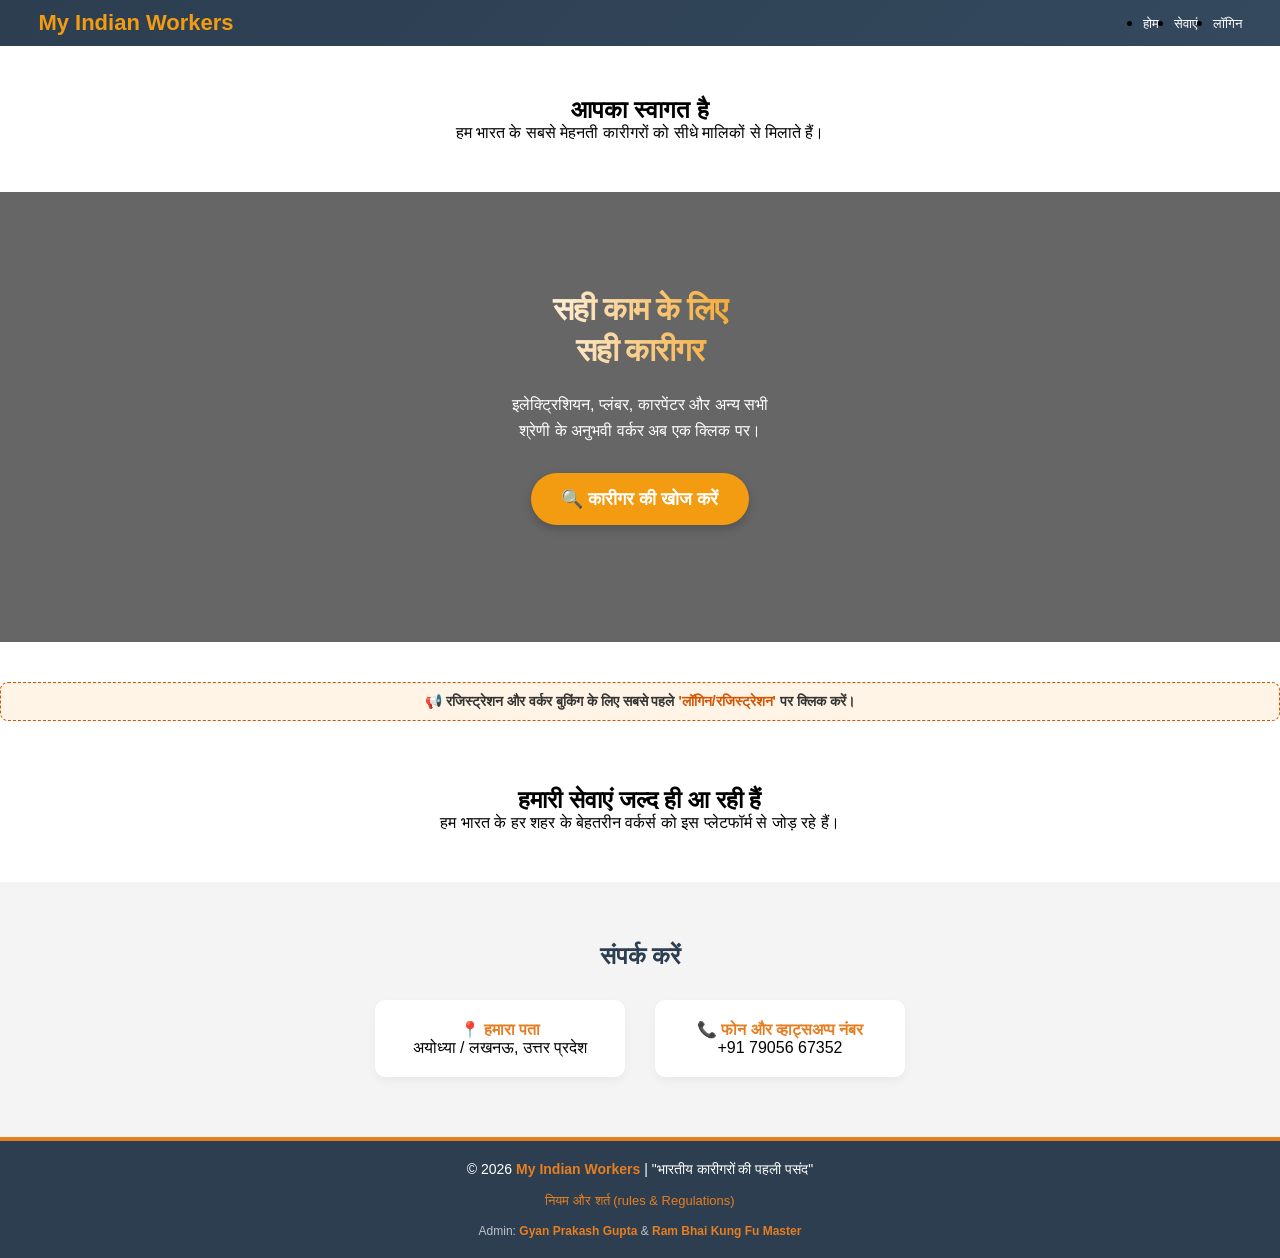
<file: index.html>
<!DOCTYPE html>
<html lang="hi">
<head>
    <meta charset="UTF-8">
    <meta name="viewport" content="width=device-width, initial-scale=1.0">
    <title>My Indian Workers - भरोसेमंद भारतीय कारीगर</title>
    <link rel="stylesheet" href="style.css">


</head>
<body>

    <header>
    <nav class="navbar">
        <div class="logo">My Indian Workers</div>
        <ul class="nav-links">
            <li><a href="home-content.html">होम</a></li>
            <li><a href="services.html">सेवाएं</a></li>
            <li><a href="login-choice.html">लॉगिन</a></li>
        </ul>
    </nav>
</header>

    <section id="home" style="padding: 50px; text-align: center; background: #fff;">
    <h2>आपका स्वागत है </h2>
    <p>हम भारत के सबसे मेहनती कारीगरों को सीधे मालिकों से मिलाते हैं।</p>
</section> 
<style>
    .service-card {
        background: white;
        padding: 20px;
        border-radius: 8px;
        box-shadow: 0 2px 5px rgba(0,0,0,0.1);
        width: 150px;
        font-weight: bold;
        border-bottom: 3px solid #e67e22; }
    </style>
 <section id="hero" class="hero-section">
    <div class="hero-overlay">
        <div class="hero-content">
            <h1>सही काम के लिए<br>सही कारीगर</h1>
            <p>इलेक्ट्रिशियन, प्लंबर, कारपेंटर और अन्य सभी<br>श्रेणी के अनुभवी वर्कर अब एक क्लिक पर।</p>
            
     
        
<div style="text-align: center; margin: 20px;">
    <a href="search.html" style="text-decoration: none;">
        <button style="background: #f39c12; color: white; padding: 15px 30px; border: none; border-radius: 50px; font-weight: bold; font-size: 18px; cursor: pointer; box-shadow: 0 4px 10px rgba(0,0,0,0.2);">
            🔍 कारीगर की खोज करें
        </button>
    </a>
</div>



<div id="results" style="width: 90%; max-width: 500px; margin: 10px auto;"></div>



<div id="searchResults" style="margin-top:20px;"></div>


          
        </div>
    </div>
</section>



</section>
</section> <div id="services-anchor"></div> 
<h2 style="text-align: center; color: #34495e; font-size: 32px; margin-top: 40px;">
    <div id="search-results-container" style="display: none; padding: 20px; background: #fff3e6; border-radius: 15px; margin: 20px auto; max-width: 800px; border: 2px dashed #e67e22; text-align: center;">
    <h3 id="result-title" style="color: #e67e22;"></h3>
    <p id="result-message" style="color: #555;"></p>
    </div>

    
</h2>

<div style="text-align: center; margin: 15px 0; padding: 10px; background: #fff4e5; border-radius: 8px; border: 1px dashed #d35400;">
    <p style="margin: 0; font-size: 14px; color: #333; font-weight: bold;">
        📢 रजिस्ट्रेशन और वर्कर बुकिंग के लिए सबसे पहले 
        <span style="color: #d35400;">'लॉगिन/रजिस्ट्रेशन'</span> पर क्लिक करें।
    </p>
</div>



<main style="padding: 50px 5%; text-align: center;">
    <h2>हमारी सेवाएं जल्द ही आ रही हैं</h2>
    <p>हम भारत के हर शहर के बेहतरीन वर्कर्स को इस प्लेटफॉर्म से जोड़ रहे हैं।</p>
</main>
<section id="contact" style="padding: 60px 5%; background: #f4f4f4; text-align: center;">
    <h2 style="color: #2c3e50; margin-bottom: 30px;">संपर्क करें</h2>
    <div style="display: flex; flex-wrap: wrap; justify-content: center; gap: 30px;">
        <div style="background: white; padding: 20px; border-radius: 10px; width: 250px; box-shadow: 0 4px 10px rgba(0,0,0,0.05);">
            <h4 style="color: #e67e22;">📍 हमारा पता</h4>
            <p>अयोध्या / लखनऊ, उत्तर प्रदेश</p>
        </div>
        <div style="background: white; padding: 20px; border-radius: 10px; width: 250px; box-shadow: 0 4px 10px rgba(0,0,0,0.05);">
            <h4 style="color: #e67e22;">📞 फोन और व्हाट्सअप्प नंबर</h4>
            <p>+91 79056 67352</p>
        </div>
    </div>
</section>


  <footer>
    <p>© 2026 <span class="brand-name">My Indian Workers</span> | "भारतीय कारीगरों की पहली पसंद"</p>
    
    <div class="footer-links">
    <a href="terms.html" target="_blank">नियम और शर्त (rules & Regulations)</a>
</div>

    
    <div class="admin-info">
        Admin: <span class="admin-name">Gyan Prakash Gupta</span> & <span class="admin-name">Ram Bhai Kung Fu Master</span>
    </div>
</footer>



<script src="script.js"></script>


<script>
    
   
    function searchWorkers() {

    const scriptURL = "https://script.google.com/macros/s/AKfycbyuNgvUNcDQXt-D4JfazMY8VZG9tRVAnYv-rTtdfoXKDysRLbSK8ut3lKSnb5ihYJfl/exec";
    
    const city = document.getElementById('cityInput').value.trim();
    const work = document.getElementById('workInput').value.trim();
    const display = document.getElementById('searchResults');

    if(!city || !work) {
        alert("कृपया शहर और काम दोनों भरें");
        return;
    }

    // लोडिंग मैसेज
    display.innerHTML = "<p style='text-align:center; color:#d35400;'><b>🔍 खोजा जा रहा है...</b></p>";

    // डेटा मंगाना
    fetch(`${scriptURL}?action=search&city=${encodeURIComponent(city)}&work=${encodeURIComponent(work)}`)
    .then(response => response.json())
    .then(results => {
        display.innerHTML = ""; // मैसेज हटाएँ
 

        if (results && results.length > 0) {
                        results.forEach(worker => {
                display.innerHTML += `
                    <div style="border:1px solid #d35400; padding:15px; margin:10px; border-radius:12px; background:#fff; box-shadow: 0 4px 8px rgba(0,0,0,0.1);">
                        <p style="font-size: 18px; color: #d35400; margin:0;"><b>नाम:</b> ${worker.name}</p>
                        <p style="margin:5px 0;"><b>काम:</b> ${worker.work}</p>
                        <p style="margin:5px 0;"><b>शहर:</b> ${worker.city}</p>
                        <hr style="border:0; border-top:1px solid #eee; margin:10px 0;">
                        <button onclick="window.location.href='owner-form.html'" style="width:100%; background:#27ae60; color:white; border:none; padding:10px; border-radius:8px; cursor:pointer; font-weight:bold;">
                            बुकिंग के लिए संपर्क करें
                        </button>
                    </div>\`;


               
            }); // यह forEach को बंद करेगा
} // 
       
        else {
            display.innerHTML = "<p style='text-align:center; color:red; padding:20px;'>माफ़ करें, इस शहर में कारीगर नहीं मिला।</p>"
        } // else को बंद करने के लि

 })
    .catch(error => { //
        console.error('Error!', error);
        display.innerHTML = "<p style='text-align:center; color:red;'>कनेक्शन फेल। फिर कोशश करें।</p>";
    }); //यह catch को बंद करेगा
} // यह मुख्य function searchWorkers को बंद करेगा


 



</script>

<link rel="stylesheet" href="style.css?v=2"> 
<script src="script.js?v=2"></script>

</body>
</html>
</file>
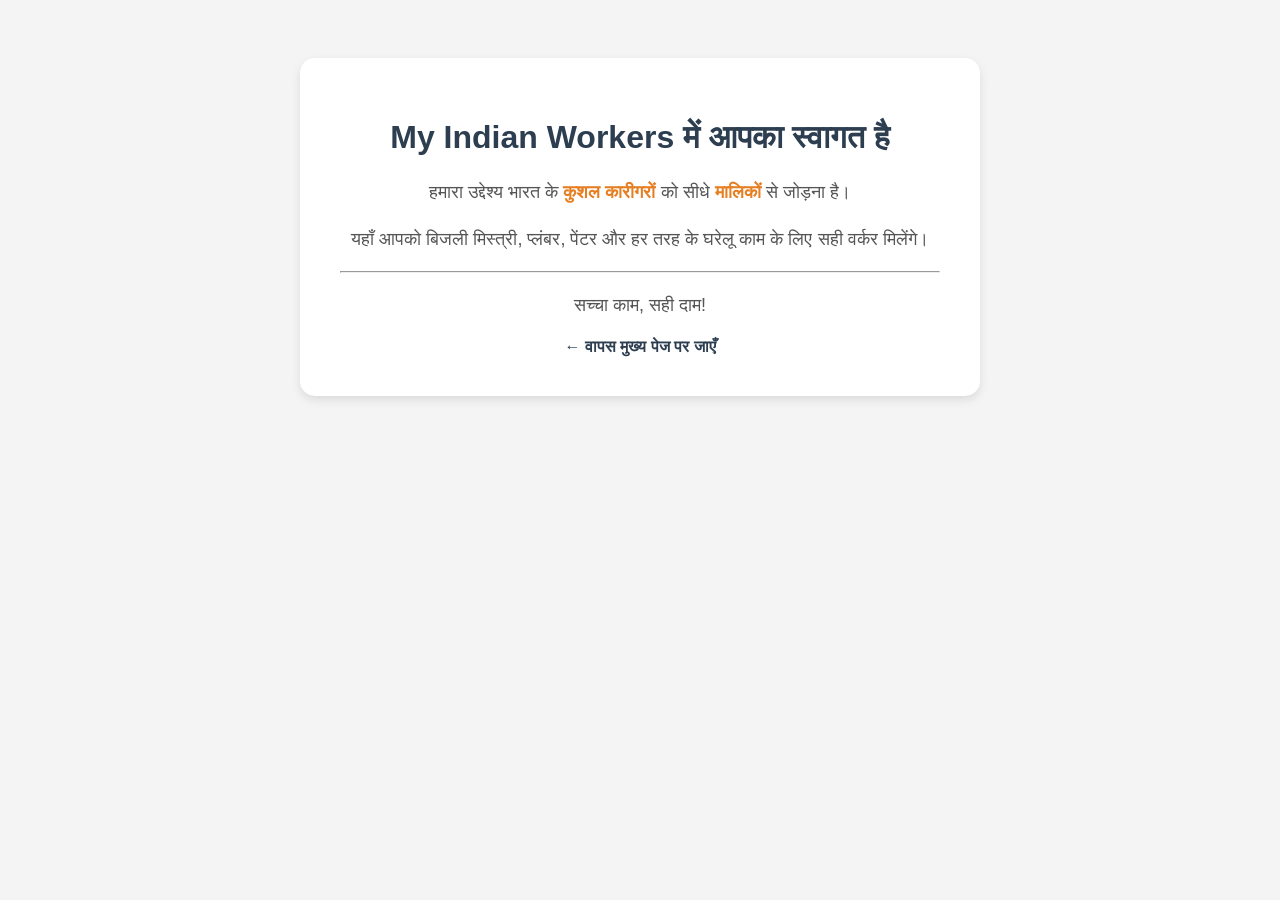
<file: home-content.html>
<!DOCTYPE html>
<html lang="hi">
<head>
    <meta charset="UTF-8">
    <meta name="viewport" content="width=device-width, initial-scale=1.0">
    <title>होम - My Indian Workers</title>
    <style>
        body { font-family: Arial, sans-serif; background-color: #f4f4f4; text-align: center; padding: 50px; }
        .home-card { background: white; padding: 40px; border-radius: 15px; box-shadow: 0 4px 10px rgba(0,0,0,0.1); max-width: 600px; margin: auto; }
        h1 { color: #2c3e50; }
        p { color: #555; line-height: 1.6; font-size: 18px; }
        .highlight { color: #e67e22; font-weight: bold; }
    </style>
</head>
<body>

    <div class="home-card">
        <h1>My Indian Workers में आपका स्वागत है</h1>
        <p>हमारा उद्देश्य भारत के <span class="highlight">कुशल कारीगरों</span> को सीधे <span class="highlight">मालिकों</span> से जोड़ना है।</p>
        <p>यहाँ आपको बिजली मिस्त्री, प्लंबर, पेंटर और हर तरह के घरेलू काम के लिए सही वर्कर मिलेंगे।</p>
        <hr>
        <p>सच्चा काम, सही दाम!</p>
        <a href="index.html" style="text-decoration: none; color: #2c3e50; font-weight: bold;">← वापस मुख्य पेज पर जाएँ</a>
    </div>

</body>
</html>
</file>
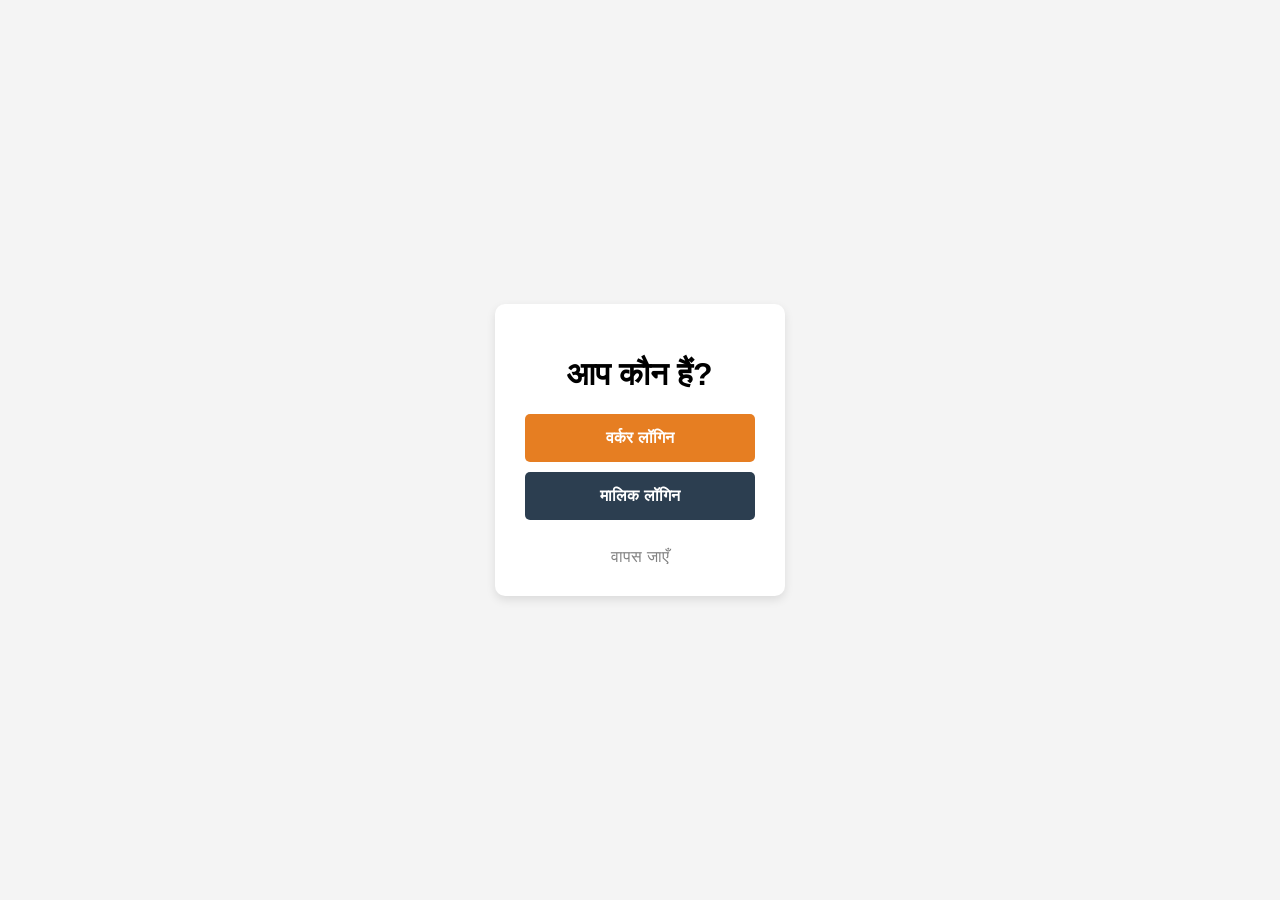
<file: login-choice.html>
<!DOCTYPE html>
<html lang="hi">
<head>
    <meta charset="UTF-8">
    <meta name="viewport" content="width=device-width, initial-scale=1.0">
    <title>लॉगिन चुनाव</title>
    <style>
        body { font-family: sans-serif; display: flex; justify-content: center; align-items: center; height: 100vh; background: #f4f4f4; margin: 0; }
        .box { background: white; padding: 30px; border-radius: 10px; text-align: center; box-shadow: 0 4px 10px rgba(0,0,0,0.1); }
        .btn { display: block; width: 200px; padding: 15px; margin: 10px auto; text-decoration: none; color: white; font-weight: bold; border-radius: 5px; }
        .worker { background: #e67e22; } /* वर्कर के लिए ऑरेंज */
        .owner { background: #2c3e50; }  /* मालिक के लिए डार्क ब्लू */
    </style>
</head>
<body>
    <div class="box">
    <h1>आप कौन हैं?</h1>
    <a href="worker-form.html" class="btn worker">वर्कर लॉगिन</a>
    <a href="owner-form.html" class="btn owner">मालिक लॉगिन</a>
    <br>
    <a href="index.html" style="color: gray; text-decoration: none;">वापस जाएँ</a>
</div>

</body>
</html>
</file>
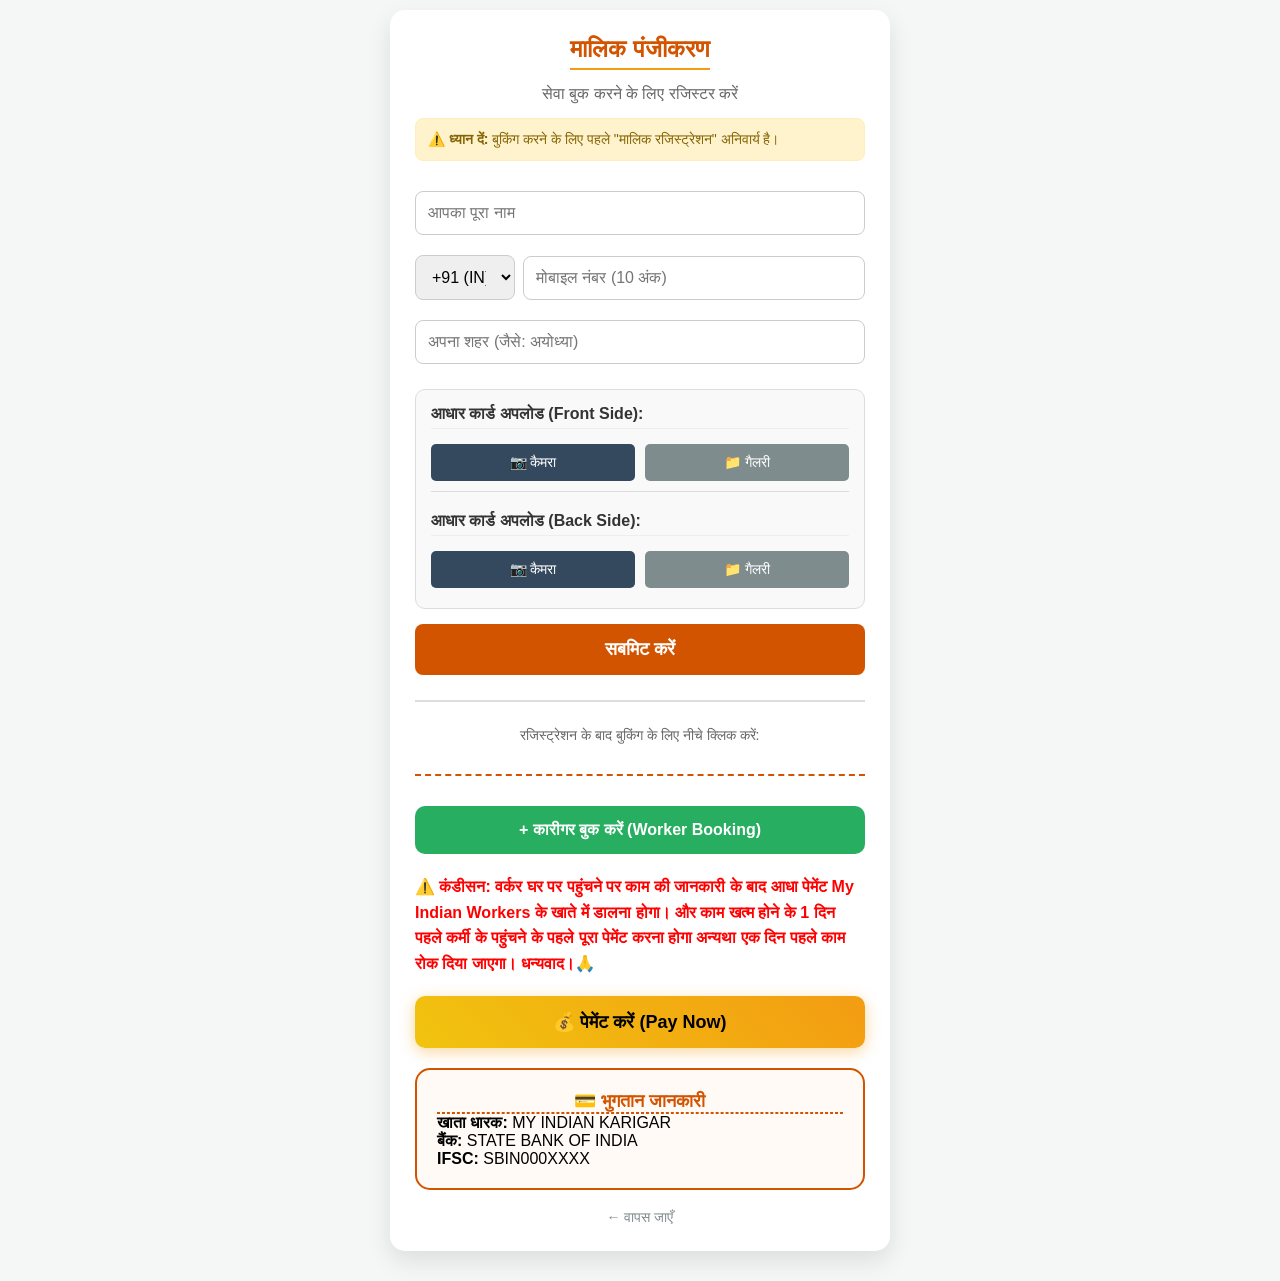
<file: owner-form.html>
<!DOCTYPE html>
<html lang="hi">
<head>
    <meta charset="UTF-8">
    <meta name="viewport" content="width=device-width, initial-scale=1.0">
    <title>मालिक पंजीकरण - My Indian Workers</title>
    <link rel="stylesheet" href="style.css?v=2">
    
    <style>
        body { background-color: #f4f7f6; font-family: 'Segoe UI', sans-serif; display: flex; flex-direction: column; align-items: center; min-height: 100vh; margin: 0; padding: 10px; box-sizing: border-box; }
        
        /* कार्ड की चौड़ाई थोड़ी बढ़ा दी गई है ताकि यह पतला न लगे */
        .form-card { background: white; padding: 25px; border-radius: 15px; box-shadow: 0 10px 25px rgba(0,0,0,0.1); width: 100%; max-width: 500px; text-align: center; margin-bottom: 20px; box-sizing: border-box; }
        
        h2 { color: #d35400; margin-bottom: 15px; font-size: 24px; border-bottom: 2px solid #f39c12; display: inline-block; padding-bottom: 5px; }
        
        input, select, textarea { width: 100%; padding: 12px; margin: 10px 0; border: 1px solid #ccc; border-radius: 8px; font-size: 16px; box-sizing: border-box; }
        
        .input-group { display: flex; gap: 8px; align-items: center; margin: 10px 0; }
        .input-group select { width: 100px; margin: 0; flex-shrink: 0; }
        .input-group input { margin: 0; flex: 1; }

        .submit-btn { width: 100%; background-color: #d35400; color: white; border: none; padding: 15px; border-radius: 8px; font-size: 18px; font-weight: bold; cursor: pointer; transition: 0.3s; }
        .submit-btn:hover { background-color: #e67e22; }
        
        .bank-card { width: 100%; max-width: 500px; padding: 20px; border: 2px solid #d35400; border-radius: 15px; background: #fffaf5; text-align: left; box-sizing: border-box; }
        
        .warning-box { background: #fff3cd; color: #856404; padding: 12px; border-radius: 8px; margin-bottom: 20px; border: 1px solid #ffeeba; font-size: 14px; text-align: left; }
    </style>
</head>
<body>

<div class="form-card">
    <h2>मालिक पंजीकरण</h2>
    <p style="color: #666; margin-bottom: 15px;">सेवा बुक करने के लिए रजिस्टर करें</p>

    <div class="warning-box">
        <strong>⚠️ ध्यान दें:</strong> बुकिंग करने के लिए पहले "मालिक रजिस्ट्रेशन" अनिवार्य है।
    </div>

    <form id="ownerForm">
        <input type="hidden" name="userType" value="owner">
        
        <input type="text" name="regName"
        id="regName"
        placeholder="आपका पूरा नाम" required>
        
        <div class="input-group">
            <select name="countryCode" required>
                <option value="+91">+91 (IN)</option>
                <option value="+966">+966 (SA)</option>
                <option value="+971">+971 (UAE)</option>
            </select>
            <input type="tel" 
       name="regMobile" 
       id="regMobile"
       placeholder="मोबाइल नंबर (10 अंक)" 
       pattern="[0-9]{10}" 
       title="कृपया 10 अंकों का सही मोबाइल नंबर डालें" 
       maxlength="10" 
       required>

        </div>
        
        <input type="text" name="regCity"
        id="regCity"
        placeholder="अपना शहर (जैसे: अयोध्या)" required>
        
  <div style="text-align: left; margin: 15px 0; border: 1px solid #ddd; padding: 15px; border-radius: 10px; background-color: #f9f9f9;">
    <label style="font-weight: bold; color: #333; display: block; margin-bottom: 15px; border-bottom: 1px solid #eee; padding-bottom: 5px;">
        आधार कार्ड अपलोड (Front Side):
    </label>

    <div style="display: flex; gap: 10px; margin-bottom: 15px;">
        <button type="button" onclick="document.getElementById('aadharFrontCam').click()" style="flex: 1; padding: 10px; background: #34495e; color: white; border: none; border-radius: 5px; cursor: pointer; font-size: 14px;">
            📷 कैमरा
        </button>
        <button type="button" onclick="document.getElementById('aadharFrontFile').click()" style="flex: 1; padding: 10px; background: #7f8c8d; color: white; border: none; border-radius: 5px; cursor: pointer; font-size: 14px;">
            📁 गैलरी
        </button>
    </div>
    
    <input type="file" name="aadharFront" id="aadharFrontCam" accept="image/*" capture="camera" style="display: none;" onchange="updateStatus(this, 'frontStatus')">
<input type="file" name="aadharFront" id="aadharFrontFile" accept="image/*" style="display: none;" onchange="updateStatus(this, 'frontStatus')">

<input type="file" name="aadharBack" id="aadharBackCam" accept="image/*" capture="camera" style="display: none;" onchange="updateStatus(this, 'backStatus')">
<input type="file" name="aadharBack" id="aadharBackFile" accept="image/*" style="display: none;" onchange="updateStatus(this, 'backStatus')">

    <small id="frontStatus" style="color: #27ae60; display: block; margin-top: -10px; font-weight: bold;"></small>

    <hr style="border: 0; border-top: 1px solid #ddd; margin: 20px 0;">

    <label style="font-weight: bold; color: #333; display: block; margin-bottom: 15px; border-bottom: 1px solid #eee; padding-bottom: 5px;">
        आधार कार्ड अपलोड (Back Side):
    </label>

    <div style="display: flex; gap: 10px;">
        <button type="button" onclick="document.getElementById('aadharBackCam').click()" style="flex: 1; padding: 10px; background: #34495e; color: white; border: none; border-radius: 5px; cursor: pointer; font-size: 14px;">
            📷 कैमरा
        </button>
        <button type="button" onclick="document.getElementById('aadharBackFile').click()" style="flex: 1; padding: 10px; background: #7f8c8d; color: white; border: none; border-radius: 5px; cursor: pointer; font-size: 14px;">
            📁 गैलरी
        </button>
    </div>

    <input type="file" name="aadharFront" id="aadharFrontCam" accept="image/*" capture="camera" style="display: none;" onchange="updateStatus(this, 'frontStatus')">
<input type="file" name="aadharFront" id="aadharFrontFile" accept="image/*" style="display: none;" onchange="updateStatus(this, 'frontStatus')">

<input type="file" name="aadharBack" id="aadharBackCam" accept="image/*" capture="camera" style="display: none;" onchange="updateStatus(this, 'backStatus')">
<input type="file" name="aadharBack" id="aadharBackFile" accept="image/*" style="display: none;" onchange="updateStatus(this, 'backStatus')">

    <small id="backStatus" style="color: #27ae60; display: block; margin-top: 5px; font-weight: bold;"></small>
</div>

<script>
function updateStatus(input, statusId) {
    const statusElement = document.getElementById(statusId);
    
    if (input.files && input.files[0]) {
        // फाइल का नाम निकालने के लिए
        const fileName = input.files[0].name;
        
        // स्टेटस में फाइल का नाम दिखाना
        statusElement.innerText = "✅ फाइल: " + fileName;
        statusElement.style.color = "#27ae60"; // हरा रंग
    } else {
        statusElement.innerText = "";
    }
}
</script>



        
        <button type="submit" class="submit-btn">सबमिट करें</button>
    </form>
    
<hr style="margin: 25px 0; border: 1px solid #ddd;">

<div id="bookingSection" style="text-align: center;">
    <p style="font-size: 14px; color: #666;">रजिस्ट्रेशन के बाद बुकिंग के लिए नीचे क्लिक करें:</p>

    <hr style="margin: 30px 0; border: 0; border-top: 2px dashed #d35400;">

    <button type="button" onclick="showBookingForm()" style="width: 100%; padding: 15px; background: #27ae60; color: white; border: none; border-radius: 10px; font-weight: bold; font-size: 16px; cursor: pointer;">
        + कारीगर बुक करें (Worker Booking)
    </button>

    <section id="booking-section" style="display: none; padding: 15px; background: #fdf2e9; border-radius: 15px; margin-top: 20px;">
        <h3 style="color: #d35400;">कारीगर बुक करें</h3>
        <form id="bookingForm">
            <input type="hidden" name="userType" value="Booking">
            <input type="text" name="ownerName" 
            id="ownerName"
            placeholder="आपका नाम" required>
            
<input type="tel" name="regMobile" id="bookMobile" placeholder="मोबाइल नंबर" maxlength="10" required>

            <select name="serviceType" required>
                <option value="">कौन सा काम है?</option>
                <option value="Plumber">प्लंबर</option>
                <option value="Electrician">इलेक्ट्रीशियन</option>
                <option value="Rajmistri">राजमिस्त्री</option>
                <option value="Carpenter">कारपेंटर</option>
                <option value="Painter">पेंटर (Painter)</option>
        <option value="Welder">वेल्डर (Welder)</option>
        <option value="AC Mechanic">एसी मैकेनिक (AC Mechanic)</option>
        <option value="Tiles Mistri">टाइल्स मिस्त्री (Tiles Mistri)</option>
        <option value="Labour">मजदूर (Labour)</option>
        <option value="Other">अन्य (Other)</option>
            </select>
            <textarea name="address"
            id="regAddress"
            placeholder="पूरा पता लिखें" required></textarea>
            <button type="submit" class="submit-btn" style="background:#27ae60;">बुकिंग कन्फर्म करें ✅</button>
        </form>
    </section>

</div>

<div class="condition-text">
    <strong>⚠️ कंडीसन:</strong> वर्कर घर पर पहुंचने पर काम की जानकारी के बाद आधा पेमेंट My Indian Workers के खाते में डालना होगा। और काम खत्म होने के 1 दिन पहले कर्मी के पहुंचने के पहले पूरा पेमेंट करना होगा अन्यथा एक दिन पहले काम रोक दिया जाएगा। धन्यवाद।🙏
</div>

<button type="button" class="payment-btn" onclick="goToPayment()">
    💰 पेमेंट करें (Pay Now)
</button>

<div class="bank-card">
    <h3 style="color:#d35400; margin-top:0; font-size:18px; text-align: center;">💳 भुगतान जानकारी</h3>
    <hr style="border: 1px dashed #d35400;">
    <p><strong>खाता धारक:</strong> MY INDIAN KARIGAR</p>
    <p><strong>बैंक:</strong> STATE BANK OF INDIA</p>
    <p><strong>IFSC:</strong> SBIN000XXXX</p>
</div>


    <br>
    <a href="index.html" style="color: #7f8c8d; text-decoration: none; font-size: 14px;">← वापस जाएँ</a>

<script>
function showBookingForm() {
    var section = document.getElementById("booking-section");
    if (section) {
        section.style.display = "block";
        section.scrollIntoView({ behavior: 'smooth' });
    }
}



function goToPayment() {
    // यह मालिक को सीधे पेमेंट वाले पेज पर ले जाएगा
    window.location.href = 'payment-success.html'; 
}





   
</script>

<script src="script.js"></script>
</body>
</html>
</file>
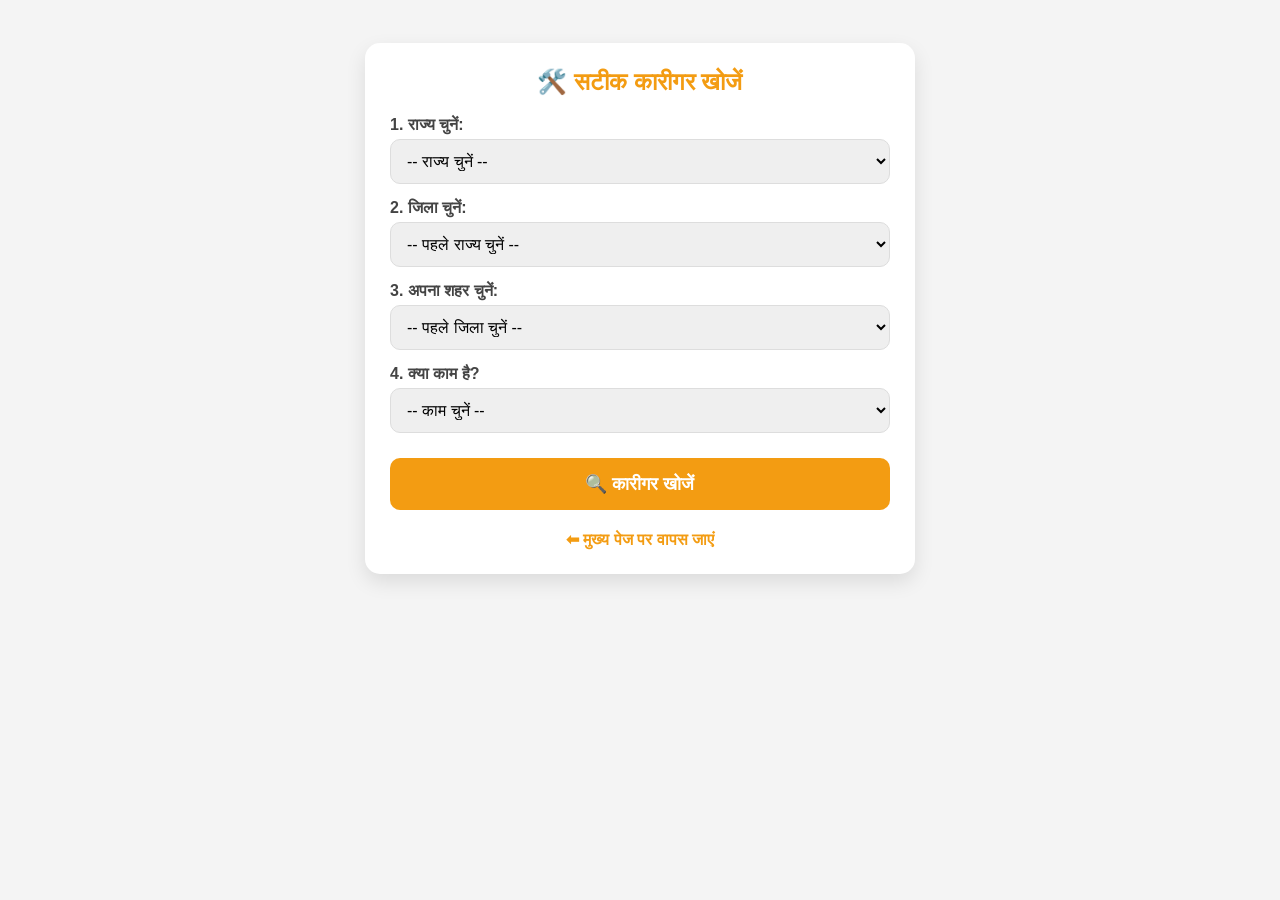
<file: search.html>
<!DOCTYPE html>
<html lang="hi">
<head>
    <meta charset="UTF-8">
    <meta name="viewport" content="width=device-width, initial-scale=1.0">
    <title>एडवांस सर्च - My Indian Karigar</title>
    <style>
        body { font-family: 'Segoe UI', sans-serif; background: #f4f4f4; padding: 15px; }
        .search-box { 
            background: white; padding: 25px; border-radius: 15px; 
            box-shadow: 0 8px 20px rgba(0,0,0,0.1); max-width: 500px; margin: 20px auto; 
        }
        h2 { text-align: center; color: #f39c12; margin-top: 0; }
        label { font-weight: bold; color: #444; display: block; margin-top: 15px; }
        select { 
            width: 100%; padding: 12px; border: 1px solid #ddd; 
            border-radius: 10px; font-size: 16px; margin-top: 5px; box-sizing: border-box;
        }
        button { 
            width: 100%; padding: 15px; background: #f39c12; color: white; 
            border: none; border-radius: 10px; font-weight: bold; font-size: 18px; 
            cursor: pointer; margin-top: 25px; transition: 0.3s;
        }
        button:hover { background: #d35400; }
        #results { max-width: 500px; margin: 20px auto; }
        .worker-card { 
            background: white; padding: 15px; border-radius: 10px; 
            margin-bottom: 10px; box-shadow: 0 2px 5px rgba(0,0,0,0.1);
            border-left: 5px solid #f39c12;
        }
        .back-link { margin-top: 20px; display: block; text-decoration: none; color: #f39c12; font-weight: bold; text-align: center; }
    </style>
</head>
<body>

<div class="search-box">
    <h2>🛠️ सटीक कारीगर खोजें</h2>
    
    <label>1. राज्य चुनें:</label>
    <select id="stateInput" onchange="updateDistricts()">
        <option value="">-- राज्य चुनें --</option>
        <option value="UP">उत्तर प्रदेश (Uttar Pradesh)</option>
        <option value="Bihar">बिहार (Bihar)</option>
        <option value="MP">मध्य प्रदेश (Madhya Pradesh)</option>
        <option value="Gujarat">गुजरात (Gujarat)</option>
        <option value="Delhi">दिल्ली (Delhi)</option>
    </select>

    <label>2. जिला चुनें:</label>
    <select id="districtInput" onchange="updateCities()">
        <option value="">-- पहले राज्य चुनें --</option>
    </select>

    <label>3. अपना शहर चुनें:</label>
    <select id="cityInput">
        <option value="">-- पहले जिला चुनें --</option>
    </select>

    <label>4. क्या काम है?</label>
    <select id="workInput">
        <option value="">-- काम चुनें --</option>
        <option value="Plumber">प्लंबर (Plumber)</option>
        <option value="Electrician">इलेक्ट्रीशियन</option>
        <option value="Carpenter">बढ़ई (Carpenter)</option>
        <option value="Mason">राजमिस्त्री (Mason)</option>
        <option value="Painter">पेंटर (Painter)</option>
        <option value="Welder">वेल्डर (Welder)</option>
        <option value="AC Mechanic">एसी मैकेनिक</option>
        <option value="Tiles Mistri">टाइल्स मिस्त्री</option>
        <option value="Labour">मजदूर (Labour)</option>
        <option value="Other">अन्य (Other)</option>
    </select>

    <button id="searchBtn" onclick="searchWorkers()">🔍 कारीगर खोजें</button>
    
    <a href="index.html" class="back-link">⬅ मुख्य पेज पर वापस जाएं</a>
</div>

<div id="results"></div>

<script>
  const fullData = {
  "UP": {
    "Ayodhya": ["Ayodhya City", "Faizabad", "Goshainganj", "Rudauli", "Milkeepur", "Bikapur", "Sohawal"],
    "Lucknow": ["Lucknow City", "Alambagh", "Gomti Nagar", "Bakshi Ka Talab", "Charbagh", "Malihabad"],
    "Pratapgarh": ["Pratapgarh City", "Kunda", "Patti", "Raniganj", "Lalganj", "Lalganj Ajhara"],
    "Sultanpur": ["Sultanpur City", "Kadipur", "Lambhua", "Jai Singh Pur", "Musafirkhana"],
    "Amethi": ["Gauriganj", "Amethi City", "Musafirkhana", "Tiloi", "Jagdishpur"],
    "Prayagraj": ["Allahabad City", "Phaphamau", "Naini", "Jhusi", "Soraon", "Handia"],
    "Varanasi": ["Varanasi City", "Sarnath", "Shivpur", "Lanka", "Babatpur", "Pindra"],
    "Kanpur": ["Kanpur Nagar", "Kalyanpur", "Jajmau", "Kidwai Nagar", "Akbarpur", "Bilhaur"],
    "Gorakhpur": ["Gorakhpur City", "Sahjanwa", "Chauri Chaura", "Campierganj", "Pipraich"],
    "Basti": ["Basti City", "Harraiya", "Rudhauli", "Bhanpur", "Kaptanganj"],
    "Gonda": ["Gonda City", "Colonelganj", "Tarabganj", "Mankapur", "Katra"],
    "Bahraich": ["Bahraich City", "Nanpara", "Kaisarganj", "Mahasi", "Payagpur"],
    "Jaunpur": ["Jaunpur City", "Shahganj", "Machhlishahr", "Mariahu", "Kerakat"],
    "Azamgarh": ["Azamgarh City", "Sagri", "Phulpur", "Lalganj", "Nizamabad"],
    "Deoria": ["Deoria City", "Salempur", "Rudrapur", "Barhaj", "Bhatpar Rani"],
    "Ghazipur": ["Ghazipur City", "Zamania", "Mohammadabad", "Saidpur", "Dildarnagar"],
    "Mirzapur": ["Mirzapur City", "Chunar", "Marihan", "Lalganj", "Sikhar"],
    "Raebareli": ["Raebareli City", "Lalganj", "Salon", "Maharajganj", "Unchahar"],
    "Unnao": ["Unnao City", "Safipur", "Purwa", "Bangarmau", "Hasanganj"],
    "Agra": ["Agra City", "Tajganj", "Dayalbagh", "Fatehabad", "Etmadpur", "Bah"],
    "Mathura": ["Mathura City", "Vrindavan", "Goverdhan", "Kosi Kalan", "Chhata"],
    "Aligarh": ["Aligarh City", "Atrauli", "Khair", "Iglas", "Gabhana"],
    "Jhansi": ["Jhansi City", "Mauranipur", "Moth", "Garautha", "Babina"],
    "Bareilly": ["Bareilly City", "Baheri", "Aonla", "Faridpur", "Nawabganj"],
    "Meerut": ["Meerut City", "Sardhana", "Modinagar", "Mawana", "Hastinapur"],
    "Ghaziabad": ["Ghaziabad City", "Loni", "Modinagar", "Muradnagar", "Indirapuram"],
    "Gautam Buddha Nagar": ["Noida", "Greater Noida", "Dadri", "Jewar", "Rabupura"],
    "Saharanpur": ["Saharanpur City", "Deoband", "Gangoh", "Behat", "Nakur"]
  },


    "Bihar": { // दूसरा राज्य
        "Patna": ["Patna City", "Danapur", "Phulwari Sharif", "Kankarbagh"],
        "Gaya": ["Gaya City", "Bodh Gaya", "Sherghati"],
        "Muzaffarpur": ["Muzaffarpur City", "Kanti", "Motipur"]
    }
    // आप इसी तरह दिल्ली, गुजरात और मध्य प्रदेश भी जोड़ सकते हैं
};

    


    function updateDistricts() {
        const state = document.getElementById("stateInput").value;
        const districtSelect = document.getElementById("districtInput");
        const citySelect = document.getElementById("cityInput");
        districtSelect.innerHTML = '<option value="">-- जिला चुनें --</option>';
        citySelect.innerHTML = '<option value="">-- पहले जिला चुनें --</option>';

        if (state && fullData[state]) {
            Object.keys(fullData[state]).sort().forEach(district => {
                let opt = document.createElement("option");
                opt.value = district;
                opt.text = district;
                districtSelect.add(opt);
            });
        }
    }

    function updateCities() {
        const state = document.getElementById("stateInput").value;
        const district = document.getElementById("districtInput").value;
        const citySelect = document.getElementById("cityInput");
        citySelect.innerHTML = '<option value="">-- शहर चुनें --</option>';

        if (state && district && fullData[state][district]) {
            fullData[state][district].sort().forEach(city => {
                let opt = document.createElement("option");
                opt.value = city;
                opt.text = city;
                citySelect.add(opt);
            });
        }
    }

    function searchWorkers() {
        const state = document.getElementById('stateInput').value;
        const district = document.getElementById('districtInput').value;
        const city = document.getElementById('cityInput').value;
        const work = document.getElementById('workInput').value;
        const resultsDiv = document.getElementById('results');

        if (!state || !district || !city || !work) {
            alert("कृपया सभी विकल्प चुनें!");
            return;
        }

        resultsDiv.innerHTML = "<p style='text-align:center;'>⏳ खोज रहे हैं...</p>";

        // अगर आप Google Sheets इस्तेमाल कर रहे हैं तो यहाँ fetch() लगेगा
        // अभी मैं आपको दिखाने के लिए एक डमी मैसेज दिखा रहा हूँ
        setTimeout(() => {
            resultsDiv.innerHTML = `
                <div class="worker-card">
                    <h3>🔍 सर्च रिजल्ट:</h3>
                    <p><b>राज्य:</b> ${state}</p>
                    <p><b>जिला:</b> ${district}</p>
                    <p><b>शहर:</b> ${city}</p>
                    <p><b>काम:</b> ${work}</p>
                    <hr>
                    <p style="color:red; text-align:center;">डेटाबेस में अभी कोई कारीगर नहीं मिला।</p>
                </div>
            `;
        }, 1000);
    }
</script>

 <script src="script.js"></script>
</body>
</html>
</file>
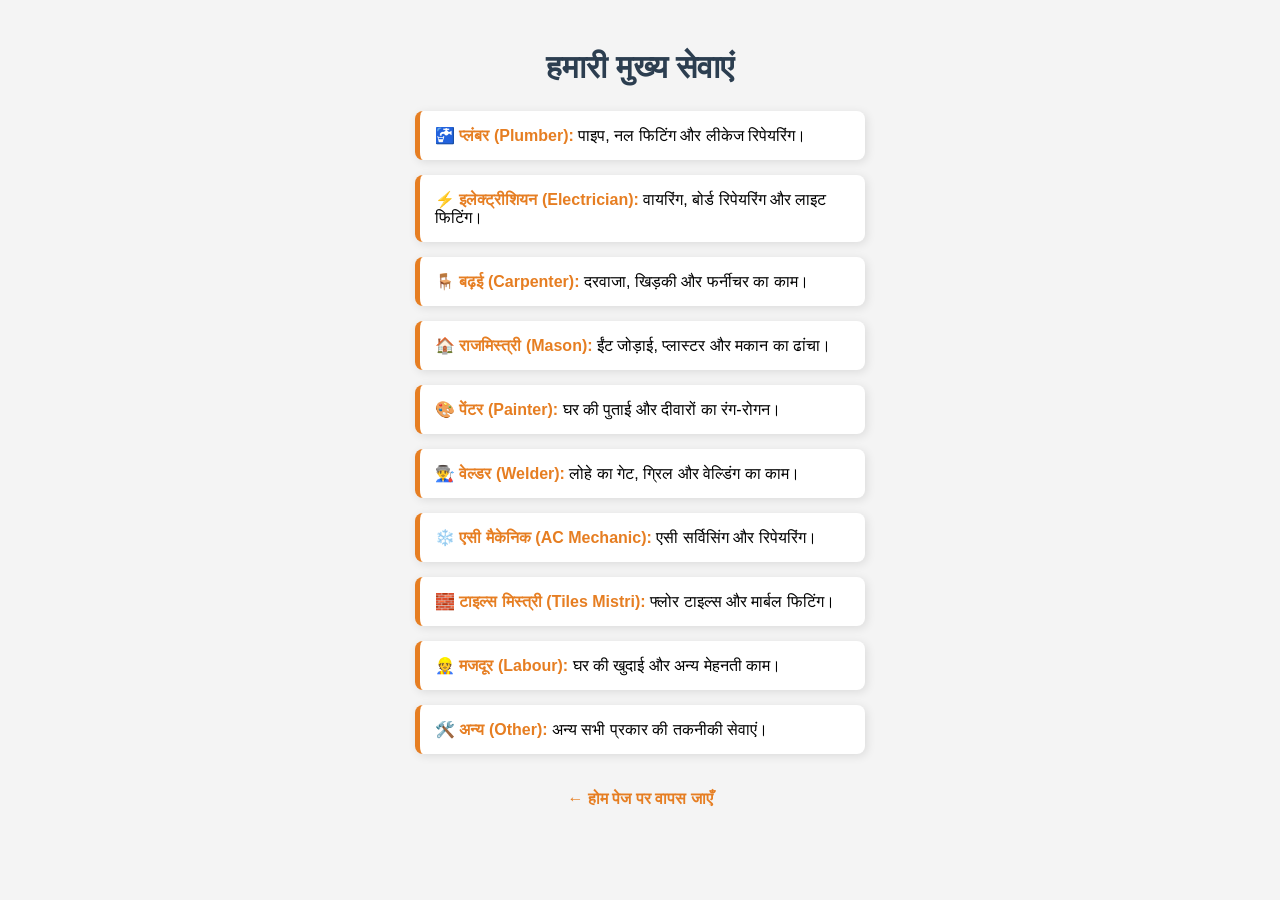
<file: services.html>
<!DOCTYPE html>
<html lang="hi">
<head>
    <meta charset="UTF-8">
    <title>हमारी सेवाएं - My Indian Workers</title>
    <style>
        body { font-family: sans-serif; padding: 20px; background: #f4f4f4; text-align: center; }
        .service-list { display: flex; flex-direction: column; gap: 15px; max-width: 450px; margin: auto; }
        .item { 
            background: white; 
            padding: 15px; 
            border-radius: 8px; 
            border-left: 5px solid #e67e22; 
            box-shadow: 2px 2px 10px rgba(0,0,0,0.1); 
            text-align: left; /* जानकारी पढ़ने में आसान बनाने के लिए */
        }
        h1 { color: #2c3e50; margin-bottom: 25px; }
        b { color: #e67e22; }
    </style>
</head>
<body>
    <h1>हमारी मुख्य सेवाएं</h1>
    
    <div class="service-list">
        <div class="item">🚰 <b>प्लंबर (Plumber):</b> पाइप, नल फिटिंग और लीकेज रिपेयरिंग।</div>
        <div class="item">⚡ <b>इलेक्ट्रीशियन (Electrician):</b> वायरिंग, बोर्ड रिपेयरिंग और लाइट फिटिंग।</div>
        <div class="item">🪑 <b>बढ़ई (Carpenter):</b> दरवाजा, खिड़की और फर्नीचर का काम।</div>
        <div class="item">🏠 <b>राजमिस्त्री (Mason):</b> ईंट जोड़ाई, प्लास्टर और मकान का ढांचा।</div>
        <div class="item">🎨 <b>पेंटर (Painter):</b> घर की पुताई और दीवारों का रंग-रोगन।</div>
        <div class="item">👨‍🏭 <b>वेल्डर (Welder):</b> लोहे का गेट, ग्रिल और वेल्डिंग का काम।</div>
        <div class="item">❄️ <b>एसी मैकेनिक (AC Mechanic):</b> एसी सर्विसिंग और रिपेयरिंग।</div>
        <div class="item">🧱 <b>टाइल्स मिस्त्री (Tiles Mistri):</b> फ्लोर टाइल्स और मार्बल फिटिंग।</div>
        <div class="item">👷 <b>मजदूर (Labour):</b> घर की खुदाई और अन्य मेहनती काम।</div>
        <div class="item">🛠️ <b>अन्य (Other):</b> अन्य सभी प्रकार की तकनीकी सेवाएं।</div>
    </div>

    <br><br>
    <a href="index.html" style="color: #e67e22; text-decoration: none; font-weight: bold;">
        ← होम पेज पर वापस जाएँ
    </a>
</body>
</html>
</file>
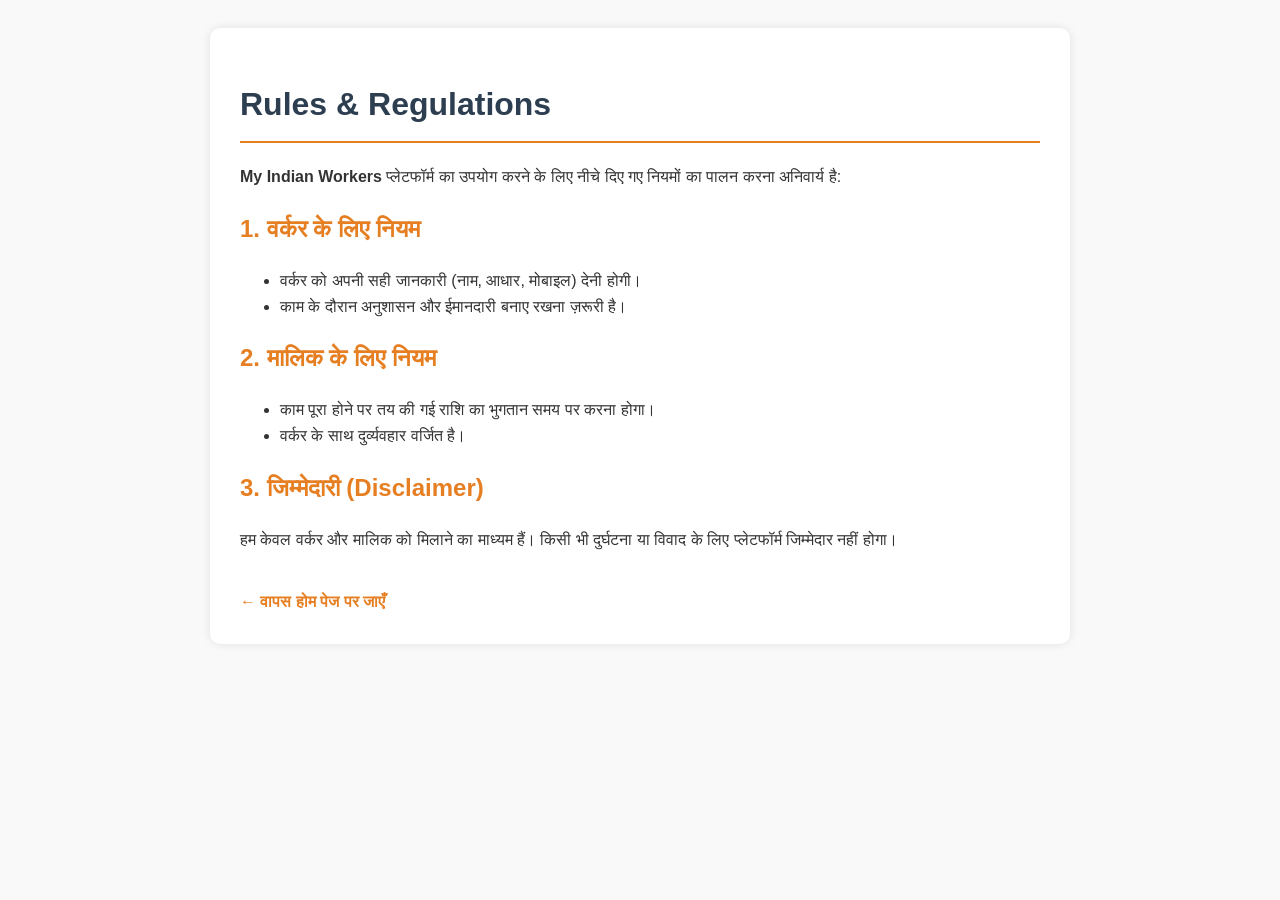
<file: terms.html>
<!DOCTYPE html>
<html lang="hi">
<head>
    <meta charset="UTF-8">
    <meta name="viewport" content="width=device-width, initial-scale=1.0">
    <title>नियम और शर्तें - My Indian Workers</title>
    <style>
        body { font-family: sans-serif; line-height: 1.6; padding: 20px; color: #333; background: #f9f9f9; }
        .container { max-width: 800px; margin: auto; background: white; padding: 30px; border-radius: 10px; box-shadow: 0 0 10px rgba(0,0,0,0.1); }
        h1 { color: #2c3e50; border-bottom: 2px solid #e67e22; padding-bottom: 10px; }
        h2 { color: #e67e22; margin-top: 20px; }
        ul { margin-bottom: 20px; }
        .back-btn { display: inline-block; margin-top: 20px; text-decoration: none; color: #e67e22; font-weight: bold; }
    </style>
</head>
<body>
    <div class="container">
        <h1>Rules & Regulations</h1>
        <p><strong>My Indian Workers</strong> प्लेटफॉर्म का उपयोग करने के लिए नीचे दिए गए नियमों का पालन करना अनिवार्य है:</p>

        <h2>1. वर्कर के लिए नियम</h2>
        <ul>
            <li>वर्कर को अपनी सही जानकारी (नाम, आधार, मोबाइल) देनी होगी।</li>
            <li>काम के दौरान अनुशासन और ईमानदारी बनाए रखना ज़रूरी है।</li>
        </ul>

        <h2>2. मालिक के लिए नियम</h2>
        <ul>
            <li>काम पूरा होने पर तय की गई राशि का भुगतान समय पर करना होगा।</li>
            <li>वर्कर के साथ दुर्व्यवहार वर्जित है।</li>
        </ul>

        <h2>3. जिम्मेदारी (Disclaimer)</h2>
        <p>हम केवल वर्कर और मालिक को मिलाने का माध्यम हैं। किसी भी दुर्घटना या विवाद के लिए प्लेटफॉर्म जिम्मेदार नहीं होगा।</p>

        <a href="index.html" class="back-btn">← वापस होम पेज पर जाएँ</a>
    </div>
</body>
</html>
</file>
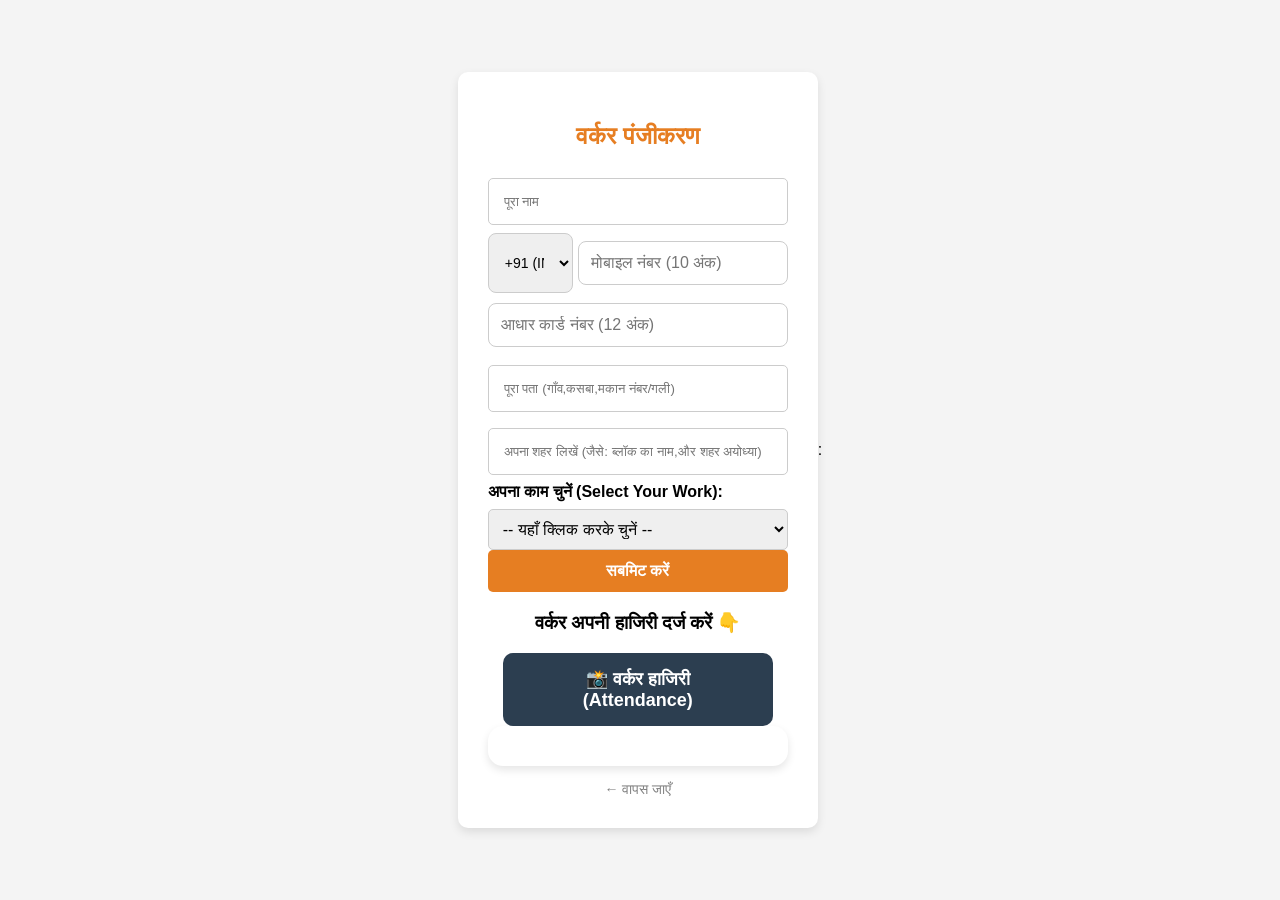
<file: worker-form.html>
<!DOCTYPE html>
<html lang="hi">
<head>
    <meta charset="UTF-8">
    <meta name="viewport" content="width=device-width, initial-scale=1.0">
    <title>वर्कर रजिस्ट्रेशन - My Indian Workers</title>
    <style>
        body { font-family: sans-serif; background: #f4f4f4; display: flex; justify-content: center; align-items: center; min-height: 100vh; margin: 0; }
        .form-container { background: white; padding: 30px; border-radius: 10px; box-shadow: 0 4px 10px rgba(0,0,0,0.1); width: 300px; }
        h2 { color: #e67e22; margin-bottom: 20px; text-align: center; }
        
        /* इनपुट बॉक्स स्टाइल */
        input { 
            width: 100%; 
            padding: 15px; 
            margin: 8px 0; 
            border: 1px solid #ccc; 
            border-radius: 5px; 
            box-sizing: border-box; /* इससे पैडिंग बाहर नहीं निकलती */
        }

        .submit-btn { 
            width: 100%; 
            padding: 12px; 
            background: #e67e22; 
            color: white; 
            border: none; 
            border-radius: 5px; 
            font-weight: bold; 
            cursor: pointer; 
            font-size: 16px;
        }
        
        .submit-btn:hover { background: #d35400; }
        .back { display: block; text-align: center; margin-top: 15px; color: gray; text-decoration: none; font-size: 14px; }
    </style>
</head>
<body>

<div class="form-container">
    <h2>वर्कर पंजीकरण</h2>
    

   <form id="workerForm">
    <input type="text" id="regName" name="regName" placeholder="पूरा नाम" required>
    <div style="display: flex; gap: 5px; margin-bottom: 10px;">
    <select name="countryCode" style="width: 85px; padding: 12px; border: 1px solid #ccc; border-radius: 8px; font-size: 14px;">
        <option value="+91">+91 (IN)</option>
        <option value="+966">+966 (SA)</option>
        <option value="+971">+971 (UAE)</option>
    </select>

    <input type="tel" 
           name="regMobile" 
           id="regMobile"
           placeholder="मोबाइल नंबर (10 अंक)" 
           pattern="[0-9]{10}" 
           title="कृपया 10 अंकों का सही मोबाइल नंबर डालें" 
           maxlength="10" 
           oninput="this.value = this.value.replace(/[^0-9]/g, '');"
           style="flex: 1; padding: 12px; border: 1px solid #ccc; border-radius: 8px; font-size: 16px; box-sizing: border-box;"
           required>
</div>
<div style="width: 100%; margin-bottom: 10px;">
    <input type="tel" 
           name="regAadhar" 
           id="regAadhar"
           placeholder="आधार कार्ड नंबर (12 अंक)" 
           pattern="[0-9]{12}" 
           title="आधार कार्ड 12 अंकों का होना चाहिए" 
           maxlength="12" 
           oninput="this.value = this.value.replace(/[^0-9]/g, '');"
           style="width: 100%; padding: 12px; border: 1px solid #ccc; border-radius: 8px; font-size: 16px; box-sizing: border-box; display: block;"
           required>
</div>

<input type="text" name="regAddress"
id="regAddress",
placeholder="पूरा पता (गाँव,कसबा,मकान नंबर/गली)" required>
    
<input type="text" name="regCity"
id="regCity"
placeholder="अपना शहर लिखें (जैसे: ब्लॉक का नाम,और शहर अयोध्या)" required>

<div class="form-group">
    <label for="workInput" style="display: block; margin-bottom: 8px; font-weight: bold;">
        अपना काम चुनें (Select Your Work):
    </label>
    
    <select id="workInput" name="regWork" required 
        style="width: 100%; padding: 10px; border-radius: 5px; border: 1px solid #ccc; font-size: 16px;">
        <option value="">-- यहाँ क्लिक करके चुनें --</option>
        <option value="Plumber">प्लंबर (Plumber)</option>
        <option value="Electrician">इलेक्ट्रीशियन (Electrician)</option>
        <option value="Carpenter">बढ़ई (Carpenter)</option>
        <option value="Mason">राजमिस्त्री (Mason)</option>
        <option value="Painter">पेंटर (Painter)</option>
        <option value="Welder">वेल्डर (Welder)</option>
        <option value="AC Mechanic">एसी मैकेनिक (AC Mechanic)</option>
        <option value="Tiles Mistri">टाइल्स मिस्त्री (Tiles Mistri)</option>
        <option value="Labour">मजदूर (Labour)</option>
        <option value="Other">अन्य (Other)</option>
    </select>
</div>




  
     <input type="hidden" name="userType" value="Worker">

    <button type="submit" class="submit-btn">सबमिट करें</button>
</form>
<div style="text-align:center; margin-top:20px;">
  
  
        <h3>वर्कर अपनी हाजिरी दर्ज करें 👇</h3>
  
    <button onclick="window.location.href='attendance.html'" 
            style="background:#2c3e50; color:white; padding:15px 30px; border:none; border-radius:10px; font-weight:bold; cursor:pointer; width:90%; font-size:18px;">
      
        
      
        📸 वर्कर हाजिरी (Attendance)
    </button>
</div>

<div style="background:white; padding:20px; border-radius:15px; box-shadow:0 4px 8px rgba(0,0,0,0.1);">
    
</div>


   <a href="login-choice.html" class="back">← वापस जाएँ</a>
</div>
    <script src="script.js"></script>
    



</body>
</html>

: <input type="hidden" name="userType" value="worker">
</file>
<file: style.css>
/* 1. पूरी वेबसाइट के लिए सेटिंग */
* {
    margin: 0;
    padding: 0;
    box-sizing: border-box;
    font-family: 'Poppins', sans-serif;
}

html, body {
    width: 100%;
    overflow-x: hidden; /* साइड में खिसकना बंद होगा */
}

/* 2. नेविगेशन बार (Header) - इसे छोटा किया गया है */
.navbar {
    display: flex;
    justify-content: space-between;
    align-items: center;
    background: linear-gradient(135deg, #2c3e50, #34495e);
    padding: 10px 3%;
    position: sticky;
    top: 0;
    z-index: 1000;
}

.logo {
    color: #f39c12;
    font-size: 22px; /* अक्षर छोटे किए ताकि लॉगिन न कटे */
    font-weight: bold;
    text-decoration: none;
}

.nav-links {
    display: flex;
    gap: 15px;
}

.nav-links a {
    color: white;
    text-decoration: none;
    font-size: 13px; /* मोबाइल पर फिट आने के लिए */
}
/* मॉडर्न प्रीमियम हीरो सेक्शन */
.hero {
    /* नए जमाने का स्टाइलिश ग्रेडिएंट (गहरा नीला, बैंगनी और काला मिक्स) */
    background: radial-gradient(circle at top right, #2c3e50, transparent),
                radial-gradient(circle at bottom left, #000000, transparent),
                linear-gradient(135deg, #1a1e26 0%, #2c3e50 100%);
    
    padding: 60px 5% 40px; /* मोबाइल पर अच्छी ऊंचाई */
    text-align: center;
    color: white;
    position: relative;
    overflow: hidden;
    width: 100%;
    display: flex;
    flex-direction: column;
    justify-content: center;
    align-items: center;
}

/* हेडिंग को और सुंदर बनाने के लिए */
.hero-content h1 {
    font-size: 2.2rem;
    font-weight: 800;
    letter-spacing: -1px;
    margin-bottom: 15px;
    /* टेक्स्ट पर हल्का चमकता हुआ असर */
    background: linear-gradient(to right, #ffffff, #f39c12);
    -webkit-background-clip: text;
    -webkit-text-fill-color: transparent;
}

/* style.css: नए स्टाइल जोड़ें */

/* 1. हीरो सेक्शन का बैकग्राउंड और काला पर्दा (Dark Overlay) */
.hero-section {
    position: relative;
    width: 100%;
    height: 50vh; /* पूरी मोबाइल स्क्रीन घेरने के लिए */
    
    /* यहाँ आप अपनी पसंद की कोडिंग वाली फोटो का लिंक डाल सकते हैं */
    background-image: url('https://images.unsplash.com/photo-1517694712202-14dd9538aa97?q=80&w=2070'); 
    
    background-size: cover;
    background-position: center;
    background-repeat: no-repeat;
    display: flex;
    justify-content: center;
    align-items: center;
}

/* स्क्रीन पर हल्का काला पर्दा (ताकि टेक्स्ट साफ़ दिखे) */
.hero-overlay {
    position: absolute;
    top: 0;
    left: 0;
    width: 100%;
    height: 100%;
    background-color: rgba(0, 0, 0, 0.6); /* 60% कालापन, स्क्रीनशॉट जैसा */
    display: flex;
    justify-content: center;
    align-items: center;
}

/* 2. टेक्स्ट का स्टाइल (सफ़ेद और साफ़) */
.hero-content {
    text-align: center;
    color: #ffffff; /* शुद्ध सफ़ेद टेक्स्ट */
    padding: 20px;
    max-width: 90%;
}

.hero-content h1 {
    font-size: 32px; /* मोबाइल के लिए बड़ा हेडिंग */
    font-weight: bold;
    line-height: 1.3;
    margin-bottom: 20px;
}

.hero-content p {
    font-size: 16px;
    line-height: 1.6;
    margin-bottom: 30px;
}

/* 3. सर्च बार का डिजाइन (सफ़ेद और केसरी रंग) */
.search-bar {
    background-color: #ffffff;
    border-radius: 50px; /* बिल्कुल गोल किनारे */
    padding: 10px;
    display: flex;
    align-items: center;
    box-shadow: 0 4px 10px rgba(0,0,0,0.3); /* नीचे हल्का सा साया */
}

/* इनपुट बॉक्स */
.search-bar input {
    border: none;
    outline: none;
    padding: 10px 15px;
    flex: 1; /* पूरी जगह लेने के लिए */
    font-size: 14px;
    color: #333333;
    background: transparent;
}

/* केसरी रंग का 'खोजें' बटन */
.search-bar button {
    background-color: #e67e22; /* स्क्रीनशॉट जैसा केसरी रंग */
    color: #ffffff;
    border: none;
    outline: none;
    padding: 10px 25px;
    border-radius: 50px;
    cursor: pointer;
    font-size: 16px;
    font-weight: bold;
    transition: background-color 0.3s ease;
}

.search-bar button:hover {
    background-color: #d35400; /* दबाने पर गहरा रंग */
}

/* फूटर का नया प्रोफेशनल स्टाइल */
footer {
    background-color: #2c3e50; /* गहरा नीला/काला रंग (स्क्रीनशॉट जैसा) */
    color: #ffffff; /* मुख्य टेक्स्ट का रंग सफ़ेद */
    padding: 20px 15px;
    text-align: center;
    font-family: 'Arial', sans-serif;
    border-top: 4px solid #e67e22; /* ऊपर की तरफ पतली केसरी पट्टी */
}

/* कॉपीराइट वाली लाइन */
footer p {
    font-size: 14px;
    margin-bottom: 15px;
}

/* 'My Indian Workers' नाम का रंग */
footer p span.brand-name {
    color: #e67e22; /* केसरी रंग */
    font-weight: bold;
}

/* 'नियम और शर्तें' और एडमिन वाला हिस्सा */
.footer-links {
    margin-top: 10px;
    font-size: 13px;
}

.footer-links a {
    color: #e67e22; /* लिंक का रंग केसरी */
    text-decoration: none;
    margin: 0 5px;
}

.footer-links a:hover {
    text-decoration: underline;
}

/* एडमिन के नाम का स्टाइल */
.admin-info {
    margin-top: 15px;
    color: #bdc3c7; /* हल्का ग्रे रंग */
    font-size: 12px;
}

.admin-name {
    color: #e67e22;
    font-weight: bold;
}
/* संपर्क करें वाले डिब्बों का स्टाइल */
.contact-card {
    background-color: #ffffff;
    border-radius: 15px;
    padding: 20px;
    margin: 15px auto; /* 'auto' लिखने से डिब्बा बीच (Center) में आ जाएगा */
    
    width: 85%;      /* मोबाइल स्क्रीन की 85% चौड़ाई लेगा */
    max-width: 400px; /* बड़े फोन पर भी 400px से ज्यादा चौड़ा नहीं होगा */
    
    box-shadow: 0 4px 8px rgba(0,0,0,0.1);
    border: 1px solid #eee;
    text-align: center;
}

.hero-content h1 {
    word-wrap: break-word; /* लंबा शब्द होने पर अगली लाइन में आ जाएगा */
    padding: 0 10px;
}


/* जब बटन लॉक हो तो ऐसा दिखेगा */
.btn-disabled {
    background-color: #bdc3c7 !important;
    cursor: not-allowed !important;
    opacity: 0.6;
}


/* कंडीशन टेक्स्ट को लाल करने के लिए सुधार */
.condition-text {
    color: #ff0000 !important; /* शुद्ध लाल रंग और सबसे ज्यादा प्राथमिकता */
    font-weight: bold !important;
    font-size: 15px;
    margin: 20px 0;
    text-align: left;
    line-height: 1.6;
    display: block; /* यह पक्का करेगा कि यह सही से दिखे */
}


.payment-btn {
    width: 100%;
    background: linear-gradient(45deg, #f1c40f, #f39c12);
    color: #000;
    border: none;
    padding: 15px;
    border-radius: 10px;
    font-size: 18px;
    font-weight: bold;
    cursor: pointer;
    box-shadow: 0 4px 15px rgba(243, 156, 18, 0.4);
    margin-bottom: 20px;
    display: flex;
    align-items: center;
    justify-content: center;
    gap: 10px;
}

.payment-btn:hover {
    background: linear-gradient(45deg, #f39c12, #e67e22);
}

/* इसे CSS फ़ाइल में सबसे नीचे पेस्ट करें */
div.condition-text {
    color: red !important;
    color: #ff0000 !important;
    font-weight: bold !important;
    font-size: 16px !important;
    display: block !important;
    visibility: visible !important;
}
</file>
